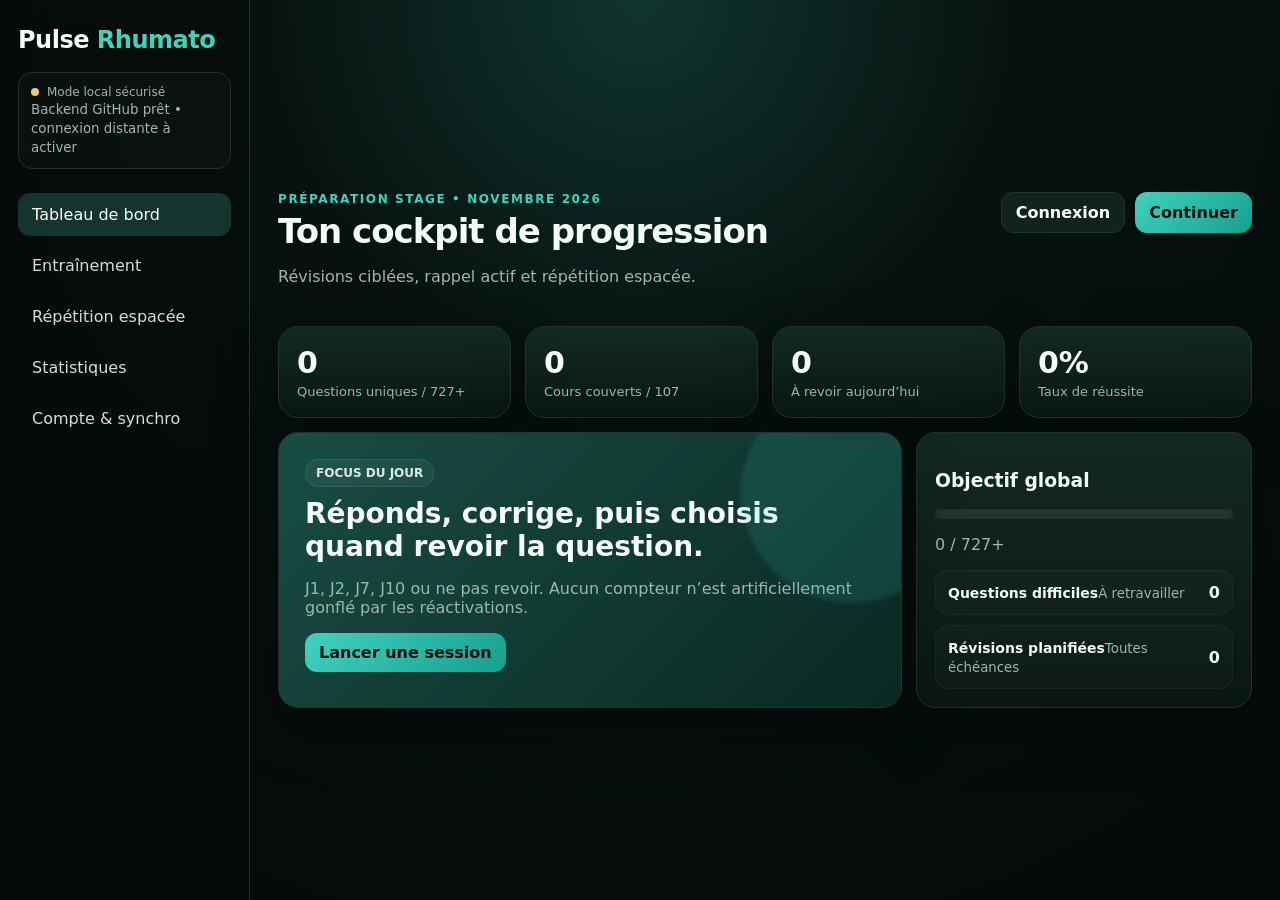
<file: pulse-rhumato/premium.html>
<!doctype html><html lang="fr"><head><meta charset="utf-8"><meta name="viewport" content="width=device-width,initial-scale=1"><title>Pulse Rhumato Premium</title><style>:root{--bg:#07110f;--panel:#0d1b18;--panel2:#10231f;--line:#1c3530;--text:#f4fbf9;--muted:#9eb6b0;--accent:#3fd3bf;--accent2:#7ee8da;--danger:#ff7e7e;--warn:#f3c96b;--good:#6ee7a8}*{box-sizing:border-box}body{margin:0;font-family:Inter,system-ui,-apple-system,sans-serif;background:radial-gradient(circle at top,#10352e 0,#07110f 35%,#050a09 100%);color:var(--text)}button,input{font:inherit}.app{min-height:100vh;display:grid;grid-template-columns:250px 1fr}.sidebar{padding:26px 18px;background:rgba(5,12,11,.8);backdrop-filter:blur(18px);border-right:1px solid var(--line);position:sticky;top:0;height:100vh}.logo{font-weight:900;font-size:24px;letter-spacing:-.5px}.logo b{color:var(--accent)}.status{margin:18px 0;padding:12px;border:1px solid var(--line);border-radius:14px;background:#ffffff05}.status small{color:var(--muted)}.nav{display:grid;gap:8px;margin-top:24px}.nav button{padding:12px 14px;border-radius:12px;border:0;background:transparent;color:#cfe0dc;text-align:left}.nav button.active,.nav button:hover{background:#16342e;color:white}.main{padding:28px;max-width:1500px;width:100%;margin:auto}.top{display:flex;justify-content:space-between;gap:20px;align-items:flex-start}.eyebrow{color:var(--accent);font-size:12px;text-transform:uppercase;letter-spacing:1.6px;font-weight:800}.title{font-size:34px;font-weight:900;letter-spacing:-1px;margin-top:5px}.muted{color:var(--muted)}.actions{display:flex;gap:10px}.btn{border:1px solid var(--line);border-radius:12px;padding:10px 14px;background:#12231f;color:white;font-weight:800}.btn.primary{background:linear-gradient(135deg,var(--accent),#169f8e);color:#04100d;border:0}.grid4{display:grid;grid-template-columns:repeat(4,1fr);gap:14px;margin-top:24px}.card{border:1px solid var(--line);border-radius:20px;background:linear-gradient(180deg,rgba(21,45,39,.84),rgba(10,24,21,.9));box-shadow:0 22px 60px rgba(0,0,0,.25);padding:18px}.metric strong{font-size:30px}.metric span{display:block;color:var(--muted);font-size:13px;margin-top:4px}.hero{display:grid;grid-template-columns:1.3fr .7fr;gap:14px;margin-top:14px}.mission{padding:26px;background:linear-gradient(135deg,#184d43,#0a2823);position:relative;overflow:hidden}.mission:after{content:"";position:absolute;width:220px;height:220px;border-radius:50%;background:#3fd3bf22;right:-60px;top:-50px;filter:blur(2px)}.mission h2{font-size:28px;margin:10px 0 8px;max-width:520px}.pill{display:inline-flex;border-radius:999px;padding:6px 10px;background:#ffffff0d;border:1px solid #ffffff14;color:#d9ebe6;font-size:12px;font-weight:800}.progress{height:10px;border-radius:999px;background:#ffffff12;overflow:hidden;margin:14px 0}.progress div{height:100%;background:linear-gradient(90deg,var(--accent),var(--accent2));width:0}.list{display:grid;gap:10px}.row{display:flex;justify-content:space-between;align-items:center;gap:12px;padding:12px;border-radius:14px;background:#ffffff05;border:1px solid #ffffff0b}.row b{font-size:14px}.row small{color:var(--muted)}.train{display:grid;grid-template-columns:1.1fr .9fr;gap:16px;margin-top:24px}.qtitle{font-size:24px;line-height:1.35}.opts{display:grid;gap:10px;margin:18px 0}.opt{background:#0b1714;color:white;border:1px solid var(--line);padding:14px;border-radius:14px;text-align:left}.opt:hover{border-color:#2d5f55}.opt.sel{border-color:var(--accent);background:#12352f}.feedback{padding:14px;border-radius:14px;background:#11241f;border:1px solid var(--line);margin-top:12px}.review-choice{display:grid;grid-template-columns:repeat(5,1fr);gap:8px;margin-top:14px}.review-choice button{padding:10px 8px;border-radius:12px;background:#0b1714;color:#dceae6;border:1px solid var(--line);font-weight:800}.review-choice button:hover{border-color:var(--accent)}.course{line-height:1.6}.course h3{margin-top:0}.course .source{color:var(--accent);text-decoration:none;font-weight:800}.sync{display:flex;align-items:center;gap:8px;font-size:12px;color:var(--muted)}.dot{width:8px;height:8px;border-radius:50%;background:var(--warn)}.auth{margin-top:18px;padding:16px;border-radius:16px;background:#ffffff05;border:1px dashed #315148}.auth strong{display:block;margin-bottom:6px}.filters{display:flex;gap:8px;flex-wrap:wrap;margin:20px 0}.filters button{border:1px solid var(--line);background:#0b1714;color:#dbe9e5;padding:9px 12px;border-radius:999px}.filters button.active{background:#173a33;border-color:#2f665b}.hidden{display:none}@media(max-width:1050px){.app{grid-template-columns:1fr}.sidebar{height:auto;position:static}.nav{display:flex;overflow:auto}.main{padding:18px}.grid4{grid-template-columns:1fr 1fr}.hero,.train{grid-template-columns:1fr}}@media(max-width:620px){.grid4{grid-template-columns:1fr 1fr}.title{font-size:27px}.actions{flex-direction:column}.review-choice{grid-template-columns:1fr 1fr}.review-choice button:last-child{grid-column:1/-1}}</style></head><body><div class="app"><aside class="sidebar"><div class="logo">Pulse <b>Rhumato</b></div><div class="status"><div class="sync"><span class="dot"></span><span id="syncText">Mode local sécurisé</span></div><small>Backend GitHub prêt • connexion distante à activer</small></div><div class="nav"><button class="active" onclick="show('dash',this)">Tableau de bord</button><button onclick="show('train',this)">Entraînement</button><button onclick="show('reviews',this)">Répétition espacée</button><button onclick="show('stats',this)">Statistiques</button><button onclick="show('account',this)">Compte & synchro</button></div></aside><main class="main"><section id="dash"><div class="top"><div><div class="eyebrow">Préparation stage • novembre 2026</div><div class="title">Ton cockpit de progression</div><p class="muted">Révisions ciblées, rappel actif et répétition espacée.</p></div><div class="actions"><button class="btn" onclick="show('account')">Connexion</button><button class="btn primary" onclick="show('train')">Continuer</button></div></div><div class="grid4"><div class="card metric"><strong id="mDone">0</strong><span>Questions uniques / 727+</span></div><div class="card metric"><strong id="mCourses">0</strong><span>Cours couverts / 107</span></div><div class="card metric"><strong id="mToday">0</strong><span>À revoir aujourd’hui</span></div><div class="card metric"><strong id="mRate">0%</strong><span>Taux de réussite</span></div></div><div class="hero"><div class="card mission"><span class="pill">FOCUS DU JOUR</span><h2>Réponds, corrige, puis choisis quand revoir la question.</h2><p class="muted">J1, J2, J7, J10 ou ne pas revoir. Aucun compteur n’est artificiellement gonflé par les réactivations.</p><button class="btn primary" onclick="show('train')">Lancer une session</button></div><div class="card"><h3>Objectif global</h3><div class="progress"><div id="globalBar"></div></div><p class="muted" id="globalText">0 / 727+</p><div class="list"><div class="row"><div><b>Questions difficiles</b><small>À retravailler</small></div><strong id="mHard">0</strong></div><div class="row"><div><b>Révisions planifiées</b><small>Toutes échéances</small></div><strong id="mPlanned">0</strong></div></div></div></div></section><section id="train" class="hidden"><div class="eyebrow">Entraînement actif</div><div class="title">Question + cours</div><div class="train"><div class="card"><span class="pill">P1 Stage • QCM</span><h2 class="qtitle">Patiente de 69 ans, PR sous méthotrexate + adalimumab, genou aigu inflammatoire, chondrocalcinose et épanchement. Quelle est la priorité ?</h2><div class="opts"><button class="opt" onclick="pick(this,0)">A. Colchicine sans ponction</button><button class="opt" onclick="pick(this,1)">B. Infiltration cortisonée</button><button class="opt" onclick="pick(this,2)">C. Ponction articulaire avant traitement spécifique</button><button class="opt" onclick="pick(this,3)">D. IRM avant ponction</button></div><button class="btn primary" onclick="validateQ()">Valider</button><div id="feedback" class="feedback hidden"></div><div id="reviewPick" class="hidden"><p><b>Quand veux-tu revoir cette question ?</b></p><div class="review-choice"><button onclick="schedule(1)">J1</button><button onclick="schedule(2)">J2</button><button onclick="schedule(7)">J7</button><button onclick="schedule(10)">J10</button><button onclick="excludeQ()">Ne pas revoir</button></div></div></div><div class="card course"><div class="eyebrow">Cours associé</div><h3>TRUCHETET Marie-Elise — Arthrite récente</h3><p>Une monoarthrite aiguë impose d’exclure infection, cristaux, hémarthrose et traumatisme. Ponctionner tout épanchement aigu inexpliqué, surtout si monoarthrite ou terrain à risque.</p><a class="source" href="https://app.notion.com/3ac7895854fe8134b35bcecbb169a110" target="_blank">Ouvrir la fiche Notion ↗</a></div></div></section><section id="reviews" class="hidden"><div class="eyebrow">Répétition espacée</div><div class="title">File de révision</div><div class="filters"><button class="active">À revoir aujourd’hui</button><button>En retard</button><button>À venir</button><button>Toutes</button><button>Ne pas revoir</button></div><div id="reviewList" class="list"></div></section><section id="stats" class="hidden"><div class="eyebrow">Statistiques</div><div class="title">Performance</div><div class="grid4"><div class="card metric"><strong id="sDone">0</strong><span>Questions uniques</span></div><div class="card metric"><strong id="sCorrect">0%</strong><span>Réussite</span></div><div class="card metric"><strong id="sHard">0</strong><span>Difficiles</span></div><div class="card metric"><strong id="sReviews">0</strong><span>Révisions</span></div></div></section><section id="account" class="hidden"><div class="eyebrow">Compte & synchronisation</div><div class="title">Sauvegarde multi-appareils</div><div class="card auth"><strong>Connexion GitHub</strong><p class="muted">L’interface est prête. Pour activer une vraie connexion GitHub sécurisée, il faut enregistrer une OAuth App GitHub et renseigner son Client ID. La progression pourra alors être persistée à distance sans dépendre du stockage Safari.</p><button class="btn" disabled>Connexion GitHub — configuration requise</button></div><div class="card" style="margin-top:14px"><h3>Secours immédiat</h3><p class="muted">En attendant l’activation OAuth, exporte un snapshot JSON de ta progression.</p><button class="btn" onclick="exportData()">Exporter la progression</button></div></section></main></div><script>let state=Object.assign({done:0,courses:0,attempts:0,correct:0,hard:[],reviews:[],excluded:[],selected:null},JSON.parse(localStorage.getItem('pulseRhumatoPremium')||'{}'));const save=()=>{localStorage.setItem('pulseRhumatoPremium',JSON.stringify(state));refresh()};function show(id,btn){document.querySelectorAll('main>section').forEach(s=>s.classList.add('hidden'));document.getElementById(id).classList.remove('hidden');document.querySelectorAll('.nav button').forEach(b=>b.classList.remove('active'));if(btn)btn.classList.add('active');refresh()}function pick(el,i){document.querySelectorAll('.opt').forEach(x=>x.classList.remove('sel'));el.classList.add('sel');state.selected=i}function validateQ(){if(state.selected===null)return;state.attempts++;let ok=state.selected===2;if(ok)state.correct++;if(!state.done){state.done=1;state.courses=1}if(!ok&&!state.hard.includes('q1'))state.hard.push('q1');document.getElementById('feedback').className='feedback';document.getElementById('feedback').innerHTML=(ok?'<b>Correct.</b> ':'<b>À revoir.</b> ')+'La priorité est la ponction articulaire : l’infection doit être exclue malgré une CPPD plausible.';document.getElementById('reviewPick').classList.remove('hidden');save()}function datePlus(n){let d=new Date();d.setDate(d.getDate()+n);return d.toISOString().slice(0,10)}function schedule(n){state.reviews=state.reviews.filter(r=>r.q!=='q1');state.excluded=state.excluded.filter(q=>q!=='q1');state.reviews.push({q:'q1',title:'Arthrite aiguë — priorité diagnostique',stage:'J'+n,date:datePlus(n)});save();show('reviews')}function excludeQ(){state.reviews=state.reviews.filter(r=>r.q!=='q1');if(!state.excluded.includes('q1'))state.excluded.push('q1');save();show('reviews')}function refresh(){let rate=state.attempts?Math.round(state.correct/state.attempts*100):0;let td=new Date().toISOString().slice(0,10),today=state.reviews.filter(r=>r.date===td).length;[['mDone',state.done],['mCourses',state.courses],['mToday',today],['mRate',rate+'%'],['mHard',state.hard.length],['mPlanned',state.reviews.length],['sDone',state.done],['sCorrect',rate+'%'],['sHard',state.hard.length],['sReviews',state.reviews.length]].forEach(([i,v])=>{let e=document.getElementById(i);if(e)e.textContent=v});let p=Math.min(100,state.done/727*100),bar=document.getElementById('globalBar');if(bar)bar.style.width=p+'%';let gt=document.getElementById('globalText');if(gt)gt.textContent=state.done+' / 727+';let list=document.getElementById('reviewList');if(list){let rows=state.reviews.map(r=>`<div class="row"><div><b>${r.title}</b><small>${r.stage} • ${r.date}</small></div><span class="pill">${r.date===td?'Aujourd’hui':r.date<td?'En retard':'À venir'}</span></div>`);if(state.excluded.length)rows.push(`<div class="row"><div><b>Questions exclues</b><small>Ne pas revoir</small></div><strong>${state.excluded.length}</strong></div>`);list.innerHTML=rows.join('')||'<div class="card muted">Aucune révision planifiée.</div>'}}function exportData(){let b=new Blob([JSON.stringify(state,null,2)],{type:'application/json'}),a=document.createElement('a');a.href=URL.createObjectURL(b);a.download='pulse-rhumato-progression.json';a.click()}refresh();</script></body></html>
</file>
